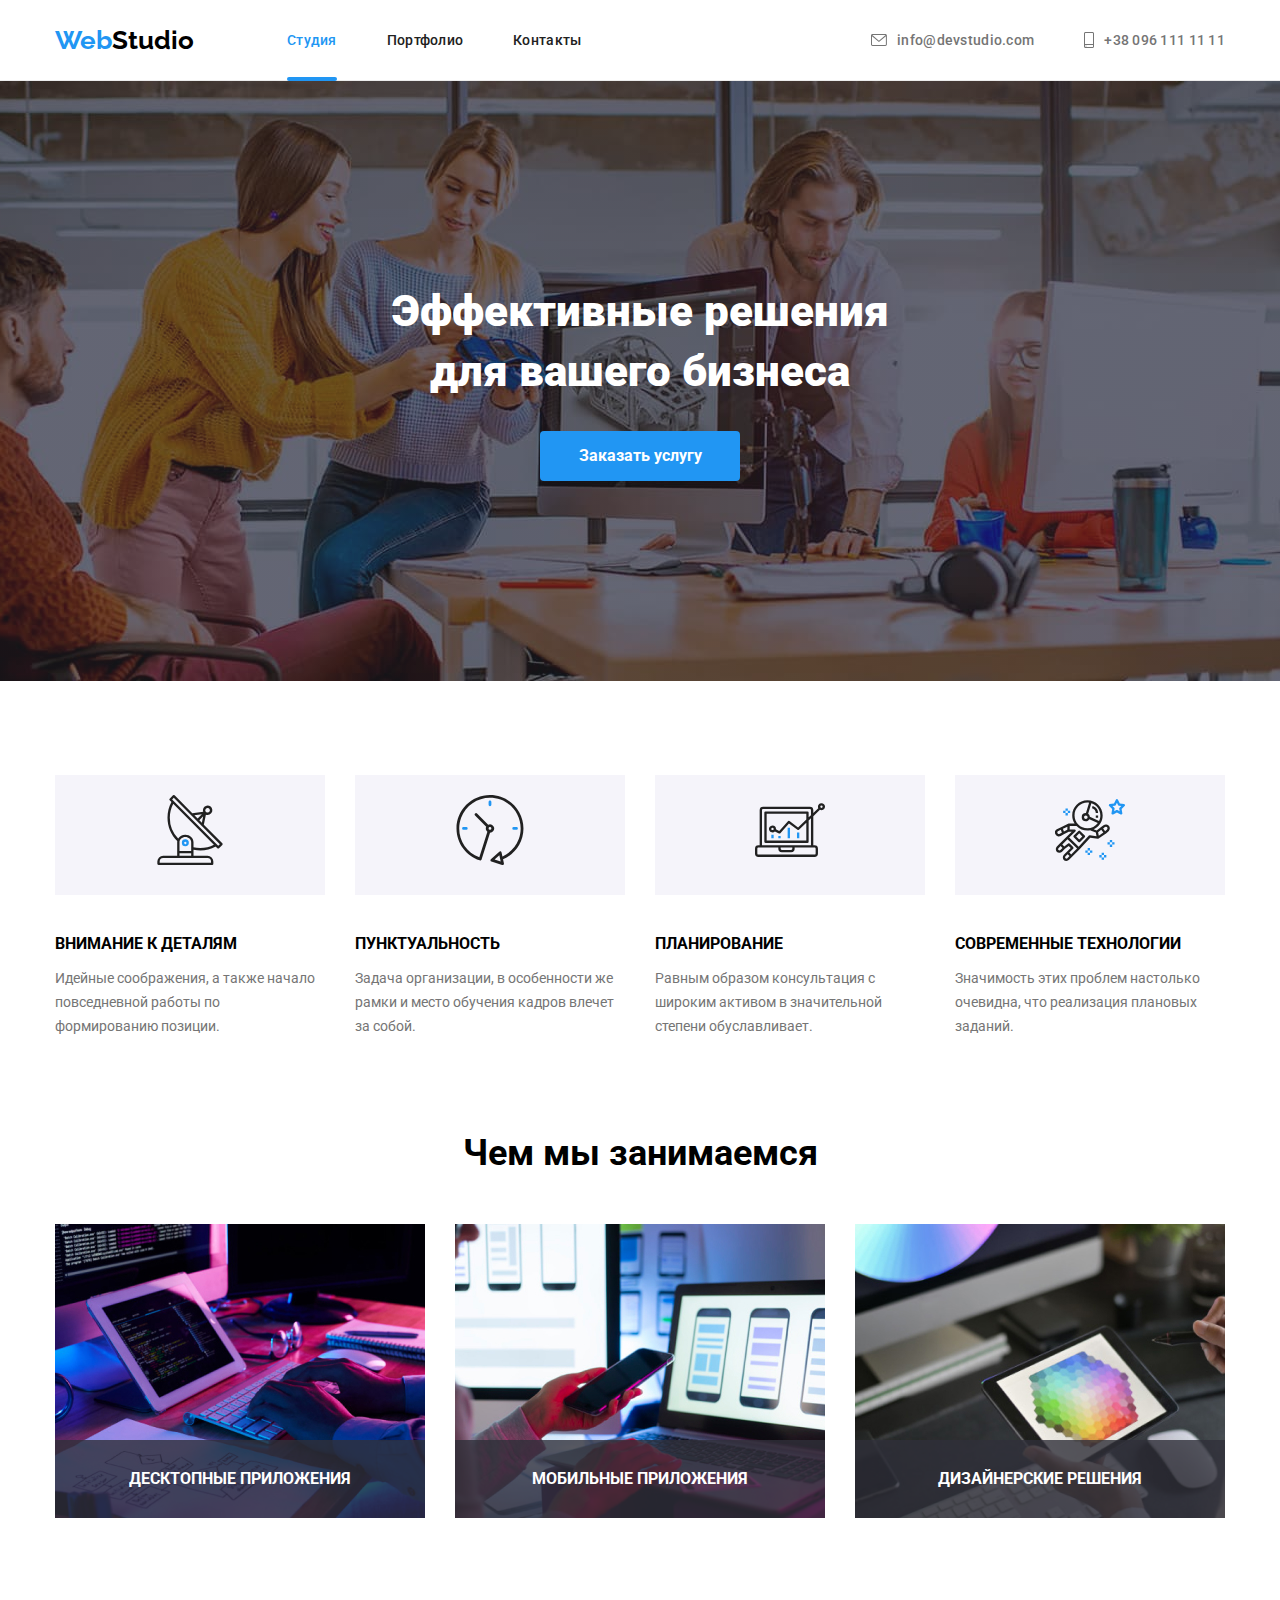
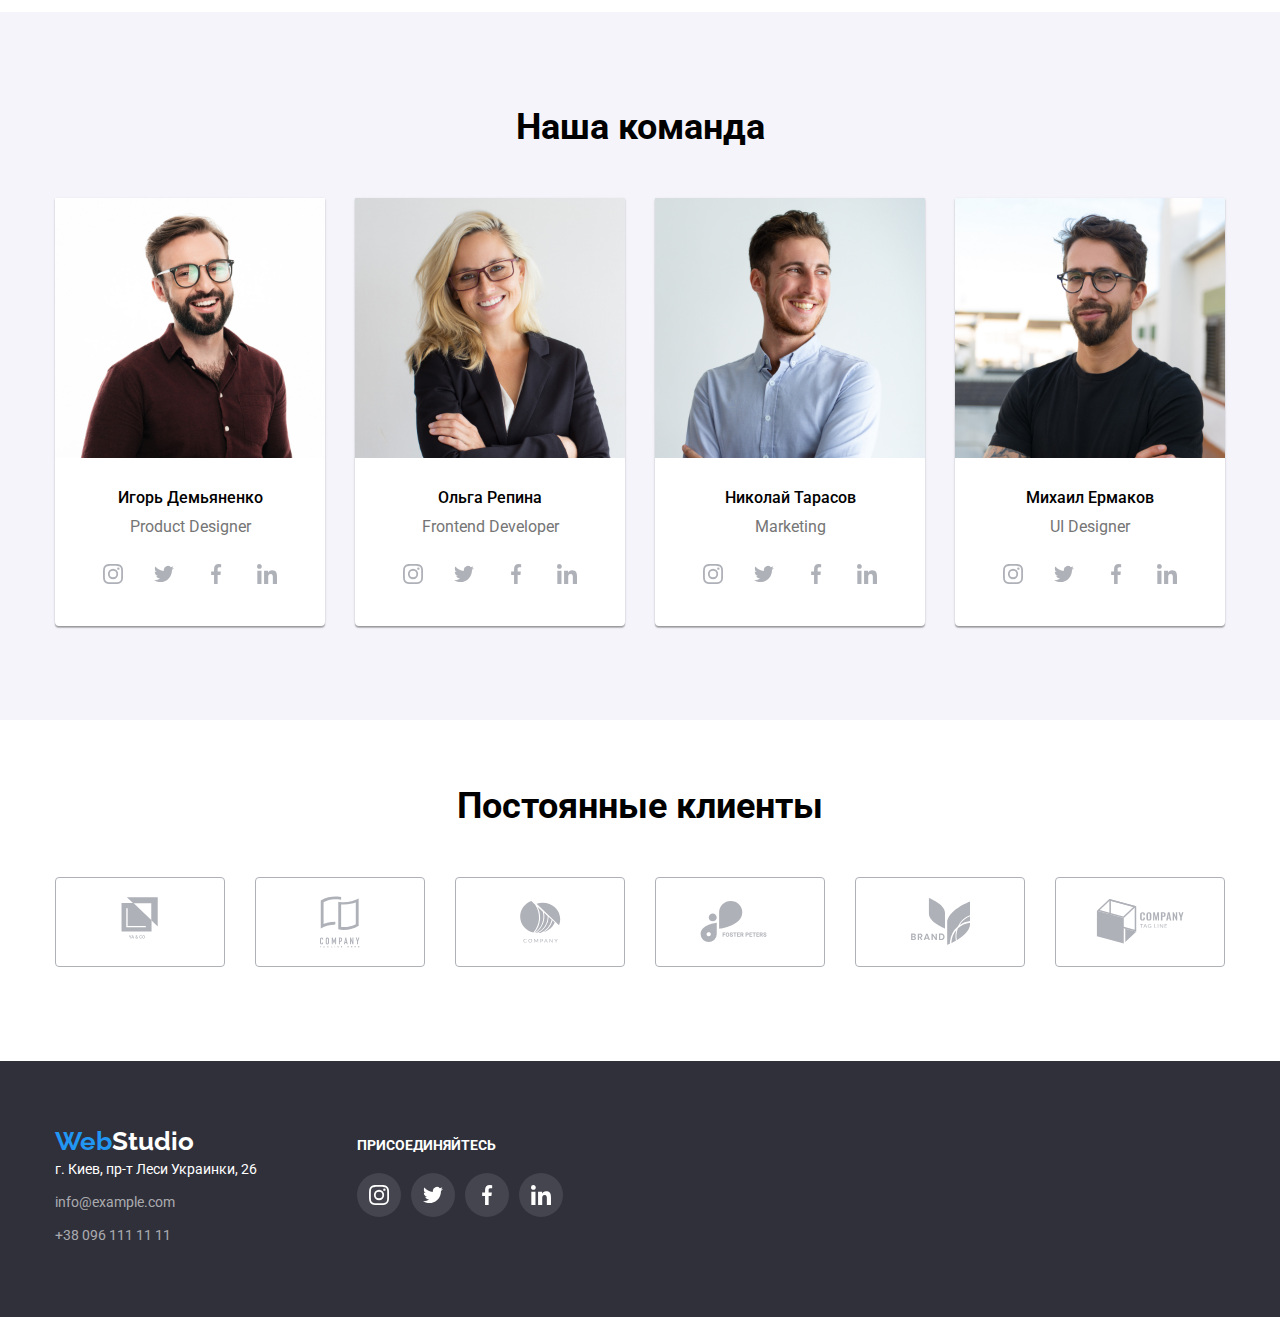
<file: index.html>
<!DOCTYPE html>
<html lang="ru">
<head>
    <meta charset="UTF-8">
    <meta name="viewport" content="width=device-width, initial-scale=1.0">
    <title>Веб-студия</title>
    <link rel="stylesheet" href="./css/modern-normalize.css">
    <link rel="stylesheet" href="./css/styles.css">
    <link rel="stylesheet" href="./css/common.css">
    <link rel="preconnect" href="https://fonts.gstatic.com">
    <link href="https://fonts.googleapis.com/css2?family=Raleway:wght@700&family=Roboto:wght@400;500;700;900&display=swap"
        rel="stylesheet">
    
</head>
<body>
        <!--Хедер-->
     <header class="line">

        <div class="container main-nav">
        <nav class= "site-nav">
            <a href="./index.html" class="logo"> <span class="logo-blue">Web</span><span class="logo-black">Studio</span> </a>
            
            <ul class="nav">
                <li class="nav-link"><a class="link-current " href="./index.html">Студия</a></li>
                <li class="nav-link"><a class="link" href="./portfolio.html">Портфолио</a></li>
                <li class="nav-link"><a class="link" href="#">Контакты</a></li>
            </ul>
        </nav>
        

        <ul class="auth-nav">
            
            <li class="nav-link">
                <a class="link link-svg" href="mailto:info@devstudio.com">
                    <svg class="nav-icons" width="16px" height="12px">
                        <use href="./img/sprite.svg#icon-envelope-h"></use>
                    </svg>
                    info@devstudio.com</a>
                </li>
                
            <li class="nav-link">
                <a class="link link-svg phone" href="tel:+380961111111">
                    <svg class="nav-icons" width="10px" height="16px">
                        <use href="./img/sprite.svg#icon-smartphone"></use>
                    </svg>
                    +38 096 111 11 11</a>
                </li>
       </ul>
        </div>
    
     </header>

     <main>
        <!--Герой-->
        <section class="hero-bcg">
        <div class="container hero ">
       
            <h1 class="hero-title">Эффективные решения <br>для вашего бизнеса</h1>
            <button  class="btn-hero" data-modal-open>Заказать услугу</button>
        </div>
        </section>

        <!--О нас-->
    <div class="container">
       <section class="section">

         <ul class="section-about" >
             <li class="about">
                 <a href="#">
                 <svg class="about-svg">
                    <use href="./img/sprite.svg#icon-antenna" width="70px" height="70px"></use>
                </svg>
                </a>
                
                 <h3 class="section-subtitle">ВНИМАНИЕ К ДЕТАЛЯМ</h3>
                 <p class="section-text">Идейные соображения, а также начало повседневной работы по формированию позиции.</p>
             </li>

             <li class="about" >
                 <a href="#">
                <svg class="about-svg">
                    <use href="./img/sprite.svg#icon-clock" width="70px" height="70px"></use>
                </svg>
                </a>
               
                 <h3 class="section-subtitle">ПУНКТУАЛЬНОСТЬ</h3>
                 <p class="section-text">Задача организации, в особенности же рамки и место обучения кадров влечет за собой.</p>
             </li>

             <li class="about">
                 <a href="#">
                <svg class="about-svg">
                    <use href="./img/sprite.svg#icon-diagram" width="70px" height="70px"></use>
                </svg>
                </a>
                
                 <h3 class="section-subtitle">ПЛАНИРОВАНИЕ</h3>
                 <p class="section-text">Равным образом консультация с широким активом в значительной степени обуславливает.</p>
             </li>
             
             <li class="about"> 
                 <a href="#">
                <svg class="about-svg">
                    <use href="./img/sprite.svg#icon-astronaut" width="70px" height="70px"></use>
                </svg>
                </a>
               
                 <h3 class="section-subtitle">СОВРЕМЕННЫЕ ТЕХНОЛОГИИ</h3>
                 <p class="section-text">Значимость этих проблем настолько очевидна, что реализация плановых заданий.</p>
             </li>
         </ul>
        
         <h2  class="section-title">Чем мы занимаемся</h2>
         <ul class="section-img">

             <li class="section-card">
             <img src="./img/img-1.jpg" alt="image" width="370">
             <h3 class="card-title">ДЕСКТОПНЫЕ ПРИЛОЖЕНИЯ</h3>
            </li>

            <li class="section-card">
                <img src="./img/img-2.jpg" alt="image" width="370">
                <h3 class="card-title">МОБИЛЬНЫЕ ПРИЛОЖЕНИЯ</h3>
            </li>
            
            <li class="section-card" >
                <img src="./img/img-3.jpg" alt="image" width="370">
                <h3 class="card-title">ДИЗАЙНЕРСКИЕ РЕШЕНИЯ</h3>
            </li>

         </ul>
        </section>
         </div>
  
        <!--Команда-->
    <div class="section-bcg">
    <div class="container">
       <section class="section">
         <h2 class="section-title" >Наша команда</h2>
         
         <ul class="section-team">
             <li class="section-cards">
                 
                 <div class="img-thumb">
                 <img src="./img/photo-1.jpg"  alt="photo" width="270">
                </div>

                <div class="card-content">
                 <h3 class="team">
                     Игорь Демьяненко</h3>
                 <p class="profession">Product Designer 
                    <ul class="social-networks">
                        <li class="social-links" aria-label="instagram">
                            <a href="#" class="social-contacts">
                            <svg class="icon-svg" width="20px" height="20px">
                                <use href="./img/sprite.svg#icon-instagram"></use>
                            </svg>
                            </a>
                        </li>

                        <li class="social-links" aria-label="twitter">
                            <a href="#" class="social-contacts">
                            <svg class="icon-svg" width="20px" height="20px">
                                <use href="./img/sprite.svg#icon-twitter"></use>
                            </svg>
                            </a>
                        </li>

                        <li  class="social-links" aria-label="facebook">
                            <a href="#" class="social-contacts">
                            <svg class="icon-svg" width="20px" height="20px">
                                <use href="./img/sprite.svg#icon-facebook"></use>
                            </svg>
                            </a>
                        </li>

                        <li  class="social-links" aria-label="linkedin">
                            <a href="#" class="social-contacts">
                            <svg class="icon-svg" width="20px" height="20px">
                                <use href="./img/sprite.svg#icon-linkedin"></use>
                            </svg>
                            </a>
                        </li>
                    </ul>
                 </p>
                
                </div>
             </li>
            <li class="section-cards">
                <div class="img-thumb">
                <img src="./img/photo-2.jpg" alt="photo" width="270">
                </div>

                <div class="card-content">
                <h3 class="team">Ольга Репина</h3>
                <p class="profession">Frontend Developer</p>
                 
                <ul class="social-networks">
                        <li class="social-links" aria-label="instagram">
                            <a href="#" class="social-contacts">
                            <svg class="icon-svg" width="20px" height="20px">
                                <use href="./img/sprite.svg#icon-instagram"></use>
                            </svg>
                            </a>
                        </li>

                        <li class="social-links" aria-label="twitter">
                            <a href="#" class="social-contacts">
                            <svg class="icon-svg" width="20px" height="20px">
                                <use href="./img/sprite.svg#icon-twitter"></use>
                            </svg>
                            </a>
                        </li>

                        <li  class="social-links" aria-label="facebook">
                            <a href="#" class="social-contacts">
                            <svg class="icon-svg" width="20px" height="20px">
                                <use href="./img/sprite.svg#icon-facebook"></use>
                            </svg>
                            </a>
                        </li>

                        <li  class="social-links" aria-label="linkedin">
                            <a href="#" class="social-contacts">
                            <svg class="icon-svg" width="20px" height="20px">
                                <use href="./img/sprite.svg#icon-linkedin"></use>
                            </svg>
                            </a>
                        </li>
                    </ul>
                </div>
            </li>

            <li class="section-cards">
                <div class="img-thumb">
                <img src="./img/photo-3.jpg" alt="photo" width="270">
                </div>

                <div class="card-content">
                <h3 class="team">Николай Тарасов</h3>
                <p class="profession">Marketing</p>
                  <ul class="social-networks">
                        <li class="social-links" aria-label="instagram">
                            <a href="#" class="social-contacts">
                            <svg class="icon-svg" width="20px" height="20px">
                                <use href="./img/sprite.svg#icon-instagram"></use>
                            </svg>
                            </a>
                        </li>

                        <li class="social-links" aria-label="twitter">
                            <a href="#" class="social-contacts">
                            <svg class="icon-svg" width="20px" height="20px">
                                <use href="./img/sprite.svg#icon-twitter"></use>
                            </svg>
                            </a>
                        </li>

                        <li  class="social-links" aria-label="facebook">
                            <a href="#" class="social-contacts">
                            <svg class="icon-svg" width="20px" height="20px">
                                <use href="./img/sprite.svg#icon-facebook"></use>
                            </svg>
                            </a>
                        </li>

                        <li  class="social-links" aria-label="linkedin">
                            <a href="#" class="social-contacts">
                            <svg class="icon-svg" width="20px" height="20px">
                                <use href="./img/sprite.svg#icon-linkedin"></use>
                            </svg>
                            </a>
                        </li>
                    </ul>
                </div>
            </li>

            <li class="section-cards">
                <div class="img-thumb">
                <img src="./img/photo-4.jpg" alt="photo" width="270">
                </div>

                <div class="card-content">
                <h3 class="team">Михаил Ермаков</h3>
                <p class="profession">UI Designer</p>
                  <ul class="social-networks">
                        <li class="social-links" aria-label="instagram">
                            <a href="#" class="social-contacts">
                            <svg class="icon-svg" width="20px" height="20px">
                                <use href="./img/sprite.svg#icon-instagram"></use>
                            </svg>
                            </a>
                        </li>

                        <li class="social-links" aria-label="twitter">
                            <a href="#" class="social-contacts">
                            <svg class="icon-svg" width="20px" height="20px">
                                <use href="./img/sprite.svg#icon-twitter"></use>
                            </svg>
                            </a>
                        </li>

                        <li  class="social-links" aria-label="facebook">
                            <a href="#" class="social-contacts">
                            <svg class="icon-svg" width="20px" height="20px">
                                <use href="./img/sprite.svg#icon-facebook"></use>
                            </svg>
                            </a>
                        </li>

                        <li  class="social-links" aria-label="linkedin">
                            <a href="#" class="social-contacts">
                            <svg class="icon-svg" width="20px" height="20px">
                                <use href="./img/sprite.svg#icon-linkedin"></use>
                            </svg>
                            </a>
                        </li>
                    </ul>
                </div>
            </li>
            
         </ul>
       </section>
    </div>
    </div>

        <!--Клиенты-->
    <div class="container">
        <section class="section-clients">
            <h2 class="section-title">Постоянные клиенты</h2>
            <ul class="clients-logo">

                <li class="clients-card">
                    <a href="#" class="clients-link">
                    <svg class="card-logo"  width="44px" height="49px"> 
                        <use href="./img/sprite.svg#icon-logo-1"></use>
                    </svg>
                    </a>
                </li>

                <li class="clients-card">
                    <a href="#" class="clients-link">
                    <svg class="card-logo"  width="40px" height="52px">
                        <use href="./img/sprite.svg#icon-logo-2"></use>
                    </svg>
                    </a>
                </li>

                <li class="clients-card">
                    <a href="#" class="clients-link">
                    <svg class="card-logo"  width="41px" height="42px">
                        <use href="./img/sprite.svg#icon-logo-3"></use>
                    </svg>
                    </a>
                </li>

                <li class="clients-card">
                    <a href="#" class="clients-link">
                    <svg class="card-logo"  width="80px" height="42px">
                        <use href="./img/sprite.svg#icon-logo-4"></use>
                    </svg>
                    </a>
                </li>

                <li class="clients-card"> 
                    <a href="#" class="clients-link">
                    <svg class="card-logo"  width="59px" height="47px">
                        <use href="./img/sprite.svg#icon-logo-5"></use>
                    </svg>
                    </a>
                </li>

                <li class="clients-card">
                    <a href="#" class="clients-link">
                    <svg class="card-logo" width="89px" height="45px">
                        <use href="./img/sprite.svg#icon-logo-6" ></use> 
                    </svg>
                    </a>
                </li>
            </ul>

        
           
        </section>
    </div>

        <!--Модальное окно-->
        <div class="backdrop is-hidden" data-modal>
            <div class="modal">
                <button class="btn-modal"  data-modal-close>
                <svg class="modal-close">
                    <use href="./img/sprite.svg#icon-close-modal" width="18px" height="18px"> </use>
                </svg>
                </button>
            </div>
        </div>
    
    </main>
     
    <footer>
        <div class="footer">
        <div class="container footer-container">
        <div  class="footer-contacts">
        <span class="footer-logo">
            <a class="logo" href="./index.html"><span class="logo-blue">Web</span><span class="logo-white">Studio</span></a>
        </span>
        <address class="address">
            <p class="address-text">г. Киев, пр-т Леси Украинки, 26</p>
            <ul class="footer-address">
                <li class="mail"><a class="address-link" href="mailto:info@example.com">info@example.com</a></li>
                <li><a class="address-link" href="tel:+380991111111">+38 096 111 11 11</a></li>
            </ul>
        </address>
        </div>
        
        <div class="footer-social-links">
        <b class="footer-title" >ПРИСОЕДИНЯЙТЕСЬ</b>
        <ul class="footer-svg">
            <li class="f-link" aria-label="instagram" >
                <a href="#" class="footer-links">
                <svg class="footer-card" width="20px" height="20px">
                    <use href="./img/sprite.svg#icon-instagram"></use>
                </svg>
                </a>
            </li>
            <li class="f-link"  aria-label="twitter">
                <a href="#" class="footer-links">
                <svg class="footer-card" width="20px" height="20px">
                    <use href="./img/sprite.svg#icon-twitter"></use>
                </svg>
                </a>
            </li>
            <li class="f-link">
                <a href="#" class="footer-links" aria-label="facebook">
                <svg class="footer-card" width="20px" height="20px">
                    <use href="./img/sprite.svg#icon-facebook"></use>
                </svg>
                </a>
            </li>
            <li class="f-link" aria-label="linkedin">
                <a href="#" class="footer-links">
                <svg class="footer-card" width="20px" height="20px"> 
                    <use href="./img/sprite.svg#icon-linkedin" ></use>
                </svg>
                </a>
            </li>
        </ul>
        </div>
        </div>
        </div>
    </footer>
    <script src="./js/modal.js"></script>
</body>
</html>
</file>
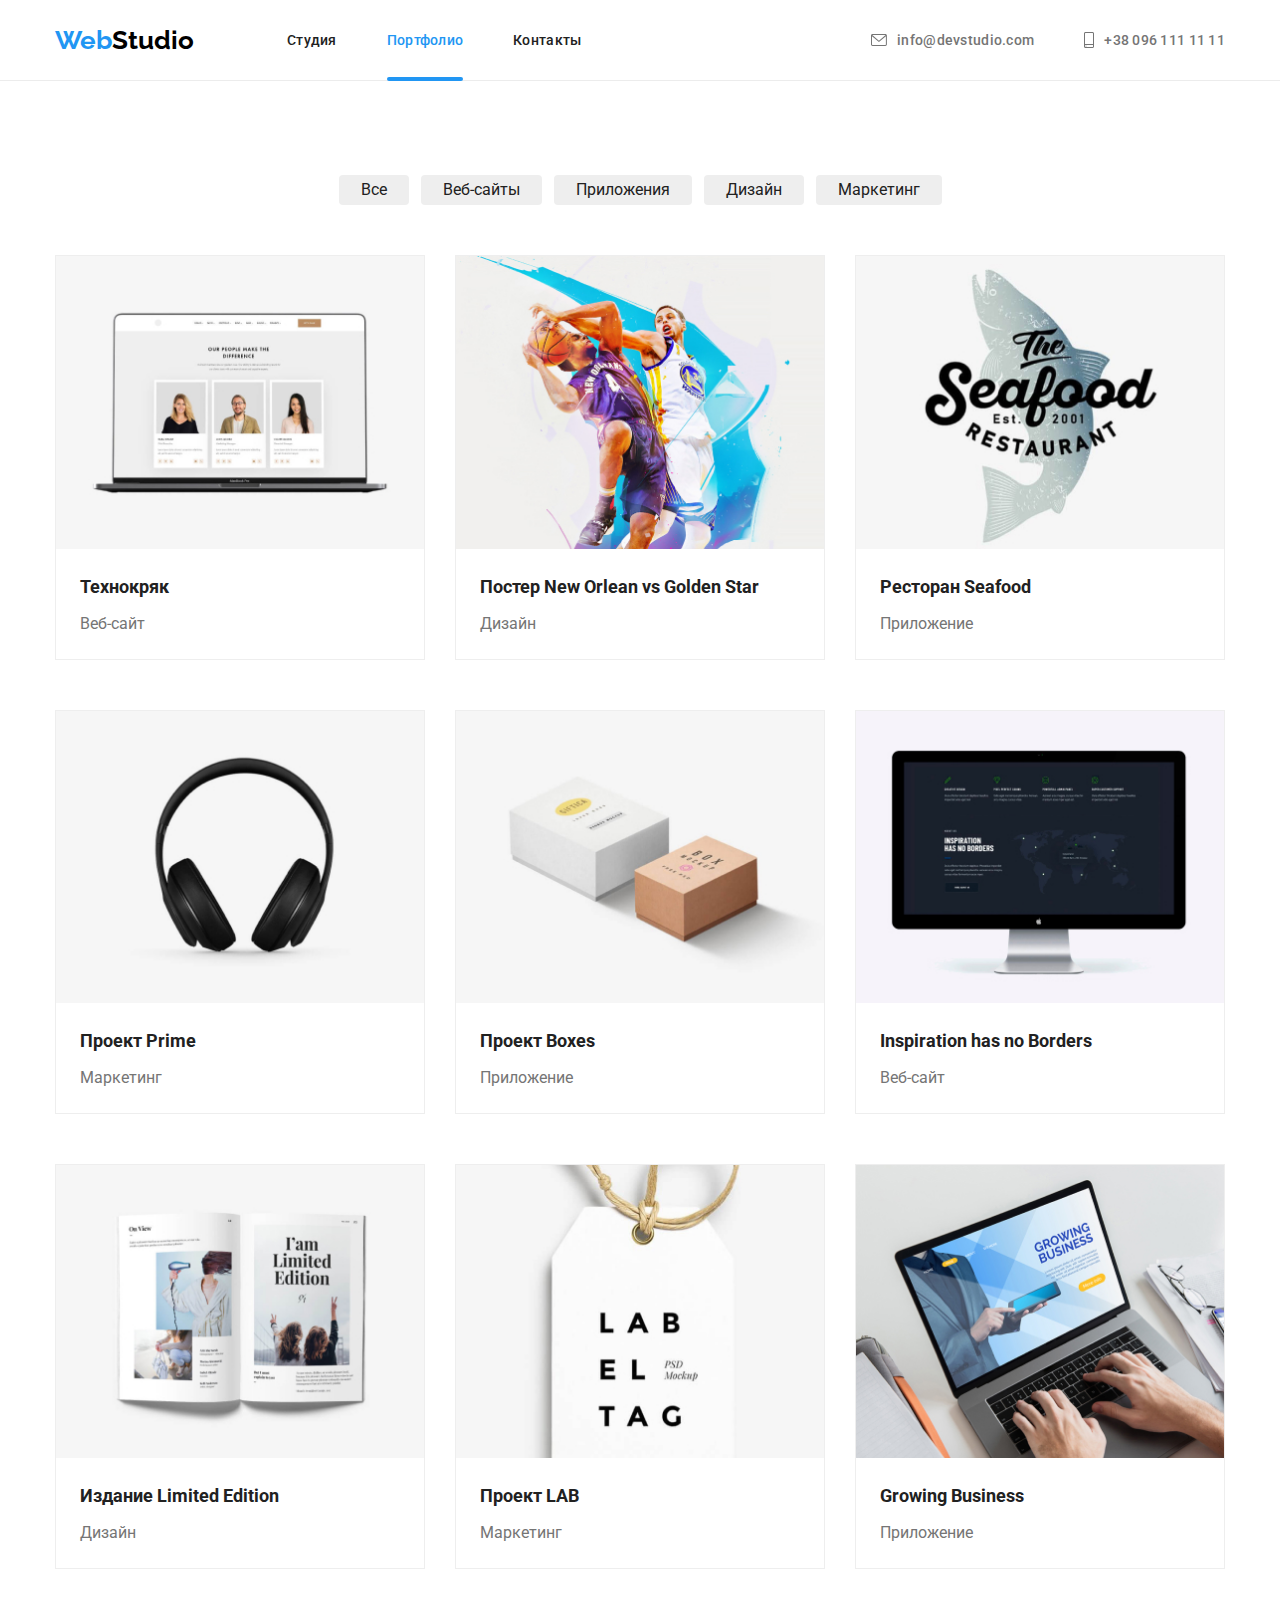
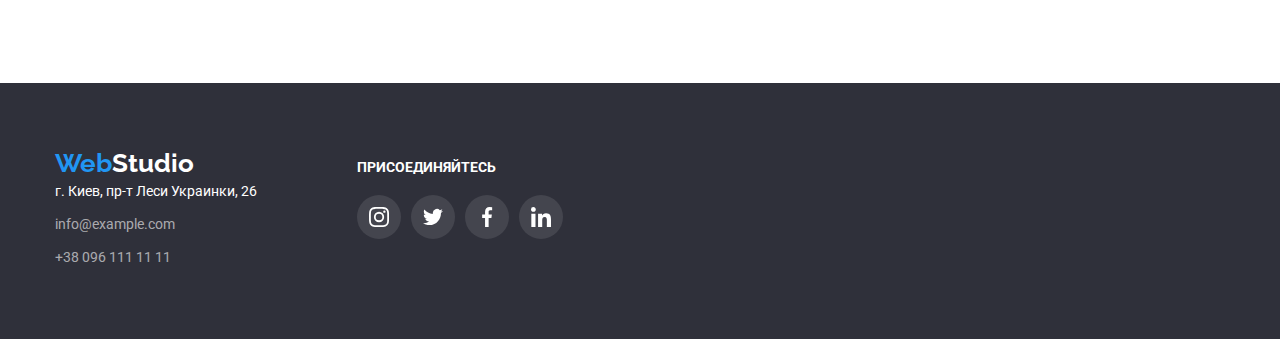
<file: portfolio.html>
<!DOCTYPE html>
<html lang="ru">
<head>
    <meta charset="UTF-8">
    <meta http-equiv="X-UA-Compatible" content="IE=edge">
    <meta name="viewport" content="width=device-width, initial-scale=1.0">
    <title>Portfolio</title>
    <link rel="stylesheet" href="./css/modern-normalize.css">
    <link rel="stylesheet" href="./css/styles.css">
    <link rel="stylesheet" href="./css/common.css">
    <link rel="preconnect" href="https://fonts.gstatic.com">
    <link href="https://fonts.googleapis.com/css2?family=Raleway:wght@700&family=Roboto:wght@400;500;700;900&display=swap"
        rel="stylesheet">
</head>
<body>
    <header class="line">
    
        <div class="container main-nav">
            <nav class="site-nav">
                <a href="./index.html" class="logo"> <span class="logo-blue">Web</span><span
                        class="logo-black">Studio</span> </a>
    
                <ul class="nav">
                    <li class="nav-link"><a class="link menu-link" href="./index.html">Студия</a></li>
                    <li class="nav-link"><a class="link-current menu-link-current" href="./portfolio.html">Портфолио</a></li>
                    <li class="nav-link"><a class="link menu-link" href="#">Контакты</a></li>
                </ul>
            </nav>
    
    
            <ul class="auth-nav">
    
                <li class="nav-link">
                    <a class="link link-svg" href="mailto:info@devstudio.com">
                        <svg class="nav-icons" width="16px" height="12px">
                            <use href="./img/sprite.svg#icon-envelope-h"></use>
                        </svg>
                        info@devstudio.com</a>
                </li>
    
                <li class="nav-link">
                    <a class="link link-svg phone" href="tel:+380961111111">
                        <svg class="nav-icons" width="10px" height="16px">
                            <use href="./img/sprite.svg#icon-smartphone"></use>
                        </svg>
                        +38 096 111 11 11</a>
                </li>
            </ul>
        </div>
    
    </header>

    <main>
<!--Портфолио-->
<section>
    
    <div class="container">
    <h1 class="visually-hidden"> Галерея проектов с картинками </h1>
    <ul class="buttons">
        <li class="item"> <button class="btn-text"> Все</button></li>
        <li class="item"> <button class="btn-text"> Веб-сайты</button></li>
        <li class="item"> <button class="btn-text">Приложения</button></li>
        <li class="item"> <button class="btn-text"> Дизайн</button></li>
        <li class="item"> <button class="btn-text"> Маркетинг</button></li>
    </ul>
    <!--Сетка элементов-->
    <ul class="projects">

        <li class="card">
            <a href="#" class="card-link">
                <div class="card-thumb">
                     <img  src="./img/img-5.jpg" alt="img" width="370">
                    <div class="overlay">
                     <p class="description" >Технокряк это современная площадка распространения коронавируса. Компании используют эту платформу для цифрового
                шпионажа и атак на защищённые сервера конкурентов.</p>
                    </div>
            </div>

            <div class="card-text">
            <h2 class="projects-title">Технокряк</h2>
            <p class="projects-text">Веб-сайт</p>
            </div>
            </a>
        </li>

        <li class="card">
            <a href="#" class="card-link">
            <div class="card-thumb">
            <img  src="./img/img-6.jpg" alt="img" width="370">
            <div class="overlay">
            <p class="description" >Технокряк это современная площадка распространения коронавируса. Компании используют эту платформу для цифрового
                шпионажа и атак на защищённые сервера конкурентов.</p>
            </div>
            </div>

            <div class="card-text">
            <h2 class="projects-title">Постер New Orlean vs Golden Star</h2>
            <p class="projects-text">Дизайн</p>
            </div>
            </a>
        </li>

        <li class="card">
            <a href="#" class="card-link">
            <div class="card-thumb">
            <img src="./img/img-7.jpg" alt="img" width="370">
            <div class="overlay">
            <p class="description" >Технокряк это современная площадка распространения коронавируса. Компании используют эту платформу для цифрового
                шпионажа и атак на защищённые сервера конкурентов.</p>
            </div>
            </div>

            <div class="card-text">
            <h2 class="projects-title">Ресторан Seafood</h2>
            <p class="projects-text">Приложение</p>
            </div>
            </a>
        </li>
        
        <li class="card">
            <a href="#" class="card-link">
            <div class="card-thumb">
            <img src="./img/img-8.jpg" width="370" alt="img">
            <div class="overlay">
            <p class="description" >Технокряк это современная площадка распространения коронавируса. Компании используют эту платформу для цифрового
                шпионажа и атак на защищённые сервера конкурентов.</p>
            </div>
            </div>

            <div class="card-text">
            <h2 class="projects-title">Проект Prime</h2>
            <p class="projects-text">Маркетинг</p>
            </div>
            </a>
        </li>

        <li class="card">
            <a href="#" class="card-link">
           <div class="card-thumb">
            <img src="./img/img-9.jpg" alt="img" width="370">
            <div class="overlay">
            <p class="description" >Технокряк это современная площадка распространения коронавируса. Компании используют эту платформу для цифрового
                шпионажа и атак на защищённые сервера конкурентов.</p>
            </div>
           </div>

           <div class="card-text">
            <h2 class="projects-title">Проект Boxes</h2>
            <p class="projects-text">Приложение</p>
           </div>
        </a>
        </li>

        <li class="card">
            <a href="#" class="card-link">
           <div class="card-thumb">
            <img src="./img/img-10.jpg" alt="img" width="370">
            <div class="overlay">
            <p class="description" >Технокряк это современная площадка распространения коронавируса. Компании используют эту платформу для цифрового
                шпионажа и атак на защищённые сервера конкурентов.</p>
            </div>
           </div>

           <div class="card-text">
            <h2 class="projects-title">Inspiration has no Borders</h2>
            <p class="projects-text">Веб-сайт</p>
           </div>
        </a>
        </li>

        <li class="card">
            <a href="#" class="card-link">
            <div class="card-thumb">
            <img src="./img/img-11.jpg" alt="img" width="370">
            <div class="overlay">
            <p class="description" >Технокряк это современная площадка распространения коронавируса. Компании используют эту платформу для цифрового
                шпионажа и атак на защищённые сервера конкурентов.</p>
            </div>
            </div>

            <div class="card-text">
            <h2 class="projects-title">Издание Limited Edition</h2>
            <p class="projects-text">Дизайн</p>
            </div>
            </a>
        </li>

        <li class="card">
            <a href="#" class="card-link">
            <div class="card-thumb">
            <img src="./img/img-12.jpg" alt="img" width="370">
            <div class="overlay">
            <p class="description" >Технокряк это современная площадка распространения коронавируса. Компании используют эту платформу для цифрового
                шпионажа и атак на защищённые сервера конкурентов.</p>
            </div>
            </div>

            <div class="card-text">
            <h2 class="projects-title">Проект LAB</h2>
            <p class="projects-text">Маркетинг</p>
            </div>
            </a>
        </li>

        <li class="card">
            <a href="#" class="card-link">
            <div class="card-thumb">
            <img src="./img/img-13.jpg" alt="img" width="370">
            <div class="overlay">
            <p class="description" >Технокряк это современная площадка распространения коронавируса. Компании используют эту платформу для цифрового
                шпионажа и атак на защищённые сервера конкурентов.</p>
            </div>
            </div>

            <div class="card-text">
            <h2 class="projects-title">Growing Business</h2>
            <p class="projects-text">Приложение</p>
            </div>
            </a>
        </li>
    </ul>
    </div>
</section>
    </main>

<footer>
    <div class="footer">
        <div class="container footer-container">
            <div class="footer-contacts">
                <span class="footer-logo">
                    <a class="logo" href="./index.html"><span class="logo-blue">Web</span><span
                            class="logo-white">Studio</span></a>
                </span>
                <address class="address">
                    <p class="address-text">г. Киев, пр-т Леси Украинки, 26</p>
                    <ul class="footer-address">
                        <li class="mail"><a class="address-link" href="mailto:info@example.com">info@example.com</a>
                        </li>
                        <li><a class="address-link" href="tel:+380991111111">+38 096 111 11 11</a></li>
                    </ul>
                </address>
            </div>

            <div class="footer-social-links">
                <b class="footer-title">ПРИСОЕДИНЯЙТЕСЬ</b>
                <ul class="footer-svg">
                    <li class="f-link" aria-label="instagram">
                        <a href="#" class="footer-links">
                            <svg class="footer-card" width="20px" height="20px">
                                <use href="./img/sprite.svg#icon-instagram"></use>
                            </svg>
                        </a>
                    </li>
                    <li class="f-link" aria-label="twitter">
                        <a href="#" class="footer-links">
                            <svg class="footer-card" width="20px" height="20px">
                                <use href="./img/sprite.svg#icon-twitter"></use>
                            </svg>
                        </a>
                    </li>
                    <li class="f-link">
                        <a href="#" class="footer-links" aria-label="facebook">
                            <svg class="footer-card" width="20px" height="20px">
                                <use href="./img/sprite.svg#icon-facebook"></use>
                            </svg>
                        </a>
                    </li>
                    <li class="f-link" aria-label="linkedin">
                        <a href="#" class="footer-links">
                            <svg class="footer-card" width="20px" height="20px">
                                <use href="./img/sprite.svg#icon-linkedin"></use>
                            </svg>
                        </a>
                    </li>
                </ul>
            </div>
        </div>
    </div>
</footer>
</body>           
</html>
</file>
<file: css/styles.css>
html {
  box-sizing: border-box;
}

*,
*::before,
*::after {
  box-sizing: border-box;
}

.container {
  width: 1200px;
  padding-left: 15px;
  padding-right: 15px;
  margin-left: auto;
  margin-right: auto;
}

/*Хедер*/
.phone {
  text-align: center;
}

.nav-icons {
  margin-right: 10px;
  fill: currentColor;
}

.nav {
  display: flex;
}

.site-nav {
  display: flex;
  align-items: center;
}

.main-nav {
  display: flex;
}

.nav .nav-link + .nav-link {
  margin-left: 50px;
}

.auth-nav {
  display: flex;
  align-items: center;
  margin-left: auto;
}

.line {
  border-bottom: 1px solid var(--border-line);
}

.auth-nav .nav-link + .nav-link {
  margin-left: 50px;
}

.link.link-svg {
  display: flex;
  align-items: center;
  transition: color 250ms cubic-bezier(0.4, 0, 0.2, 1);

  
}

.nav-link {
  position: relative;
  outline: none;
  
}

.link-current::after {
  content: "";
  display: block;
  width: 100%;
  height: 4px;
  background-color: var(--btn-blue);
  border-radius: 2px;

  position: absolute;
  left: 0;
  bottom: -1px;

}

/*Иконки ссылок навигации*/

/*Шрифты*/
body {
  font-family: "Roboto", sans-serif;
  font-size: 14px;
  font-weight: 400;
  line-height: 24px;
  margin: 0;
}

.logo {
  font-family: "Raleway", sans-serif;
  font-weight: bold;
  font-size: 26px;
  line-height: 31px;
  margin-right: 93px;
}

.logo .logo-blue {
  color: var(--text-blue);
}

.logo .logo-white {
  color: var(--text-white);
}

.logo .logo-black {
  color: var(--text-black);
}

/*ссылки, кнопки/main*/

.link,
.link-current {
  display: block;
  padding-top: 32px;
  padding-bottom: 32px;

  color: var(--text-dark-gray);
  font-weight: 500;

  font-size: 14px;
  line-height: 16px;
  letter-spacing: 0.02em;

  transition: color 250ms cubic-bezier(0.4, 0, 0.2, 1);
}

.link:hover,
.link:focus,
.link-current {
  color: var(--text-blue);
  outline: none;
  
}

.link-svg {
  color: var(--text-gray);
}

/*Герой*/

.hero {
  max-width: 1600px;
  max-height: 600px;
  text-align: center;
  padding-top: 200px;
}

.hero-bcg {
  height: 600px;
  max-width: 1600px;
  margin: 0 auto;
  background-color: var(--background);
  background-image: linear-gradient(
      to right,
      rgba(47, 48, 58, 0.4),
      rgba(47, 48, 58, 0.4)
    ),
    url(../img/Img-hero.jpg);
  background-repeat: no-repeat;
  background-position: center;
  background-size: cover;
}

.btn-hero {
  display: inline-block;
  border-radius: 4px;
  padding: 10px 32px;
  min-width: 200px;
  min-height: 50px;

  color: var(--text-white);
  background-color: var(--btn-blue);
  border: none;
  font-size: 16px;
  font-weight: 700;
  line-height: 30px;
  
}

/*Заголовки секций*/

.hero .hero-title {
  color: var(--text-white);
  margin-top: 0;
  font-weight: 900;
  font-size: 44px;
  line-height: 60px;
  margin-bottom: var(--value-margin);
}

/*О нас*/

.about-svg {
  padding: 20px 100px;
  margin-bottom: 30px;
  width: 270px;
  height: 120px;
  background-color: var(--section-bcg);
  
}

.section-about {
  display: flex;
  flex-wrap: wrap;
  margin-left: calc(-1 * var(--value-margin));

  padding-top: 94px;
}

.section-about > .about {
  flex-basis: calc(100% / 4 - var(--value-margin));
  margin-left: var(--value-margin);
  display: inline-block;
}

.section-img {
  display: flex;
  flex-wrap: wrap;
  margin-left: calc(-1 * var(--value-margin));
  padding-bottom: 94px;
}

.section-img > .section-card {
  flex-basis: calc(100% / 3 - var(--value-margin));
  margin-left: 30px;
}

.section-title {
  color: var(--text-black);
  padding-top: 94px;
  margin-top: 0;
  margin-bottom: 50px;

  font-weight: bold;
  font-size: 36px;
  line-height: 42px;
  text-align: center;
}

.img-thumb {
  margin-bottom: 30px;
}

.section .section-subtitle .footer-subtitle {
  color: var(--text-dark-gray);
  margin-bottom: 10px;
  font-weight: bold;
  font-size: 14px;
  line-height: 16px;
}

.section .section-text {
  color: var(--text-gray);
  margin-top: 0;
  margin-bottom: 0;
}

.section-card {
  position: relative;
}

.card-title {
  margin: 0;
  text-align: center;
  color: var(--text-white);
  padding-top: 27px;
  padding-bottom: 27px;
  position: absolute;
  bottom: 0;
  background-color: var(--bcg-cards);
  width: 100%;
}

/*Команда*/

.profession {
  display: block;
}

.section-bcg {
  background-color: var(--section-bcg);
}

.section-team {
  margin: 0;
  display: flex;
  flex-wrap: wrap;
  padding-bottom: 94px;

  margin-left: calc(-1 * var(--indent-card));
}

.section-team > .section-cards {
  flex-basis: calc(100% / 4 - var(--indent-card));
  margin-left: var(--indent-card);
  box-shadow: 0px 1px 3px rgba(0, 0, 0, 0.12), 0px 1px 1px rgba(0, 0, 0, 0.14),
    0px 2px 1px rgba(0, 0, 0, 0.2);
  background: var(--bcg-white);

  border-radius: 0px 0px 4px 4px;
}

.team {
  color: var(--text-black);
  margin-top: 0;
  margin-bottom: 10px;

  font-weight: 500;
  font-size: 16px;
  line-height: 19px;
}

.profession {
  color: var(--text-gray);
  margin-top: 0;
  margin-bottom: 16px;

  font-weight: normal;
  font-size: 16px;
  line-height: 19px;
}

.card-content {
  text-align: center;
  padding-left: 32px;
  padding-right: 32px;
 
}

.social-networks {
  padding-bottom: 30px;
  margin: auto;
  list-style: none;
  display: flex;

}

.social-links {
  display: block;
  margin: auto;
  
}

.social-contacts {
  display: flex;
  justify-content: center;
  align-items: center;
  width: 44px;
  height: 44px;
  color: var(--border-logo);
  outline: none;
  
  transition: bacground-color 250ms cubic-bezier(0.4, 0, 0.2, 1), color 250ms cubic-bezier(0.4, 0, 0.2, 1);
  
}

.social-contacts:hover,
.social-contacts:focus {
  background-color: var(--btn-blue);
  color: var(--text-white);
  border-radius: 50%;
}

.icon-svg {
  fill: currentColor;

 
}

.icon-svg:hover,
.icon-svg:focus {
  fill: var(--text-white);
}

/*Клиенты*/
.section-clients .section-title {
  padding-top: 65px;
}

.clients-logo .clients-card + .clients-card {
  margin-left: 30px;
}

.clients-logo {
  padding: 0;
  margin: 0;
  list-style: none;
  display: flex;
  justify-content: center;
  padding-bottom: 94px;
}

.clients-link {
  display: flex;
  justify-content: center;
  align-items: center;
  width: 170px;
  height: 90px;
  box-sizing: border-box;
  fill: var(--border-logo);
  border: solid 1px var(--border-logo);
  border-radius: 4px;
  outline: none;

  transition: fill 250ms cubic-bezier(0.4, 0, 0.2, 1), box-shadow 250ms cubic-bezier(0.4, 0, 0.2, 1);
}

.clients-link:hover,
.clients-link:focus {
  fill: var(--btn-blue);
  border: solid 1px var(--btn-blue);
  box-shadow: 0px 3px 1px rgba(0, 0, 0, 0.1), 0px 1px 2px rgba(0, 0, 0, 0.08),
    0px 2px 2px rgba(0, 0, 0, 0.12);
}

/*Портфолио*/
.visually-hidden {
  position: absolute;
  width: 1px;
  height: 1px;
  margin: -1px;
  border: 0;
  padding: 0;

  white-space: nowrap;
  clip-path: inset(100%);
  clip: rect(0 0 0 0);
  overflow: hidden;
}

.buttons {
  text-align: center;
  padding-top: 94px;
  margin-bottom: 50px;
  font-weight: 500;
  font-size: 16px;
  line-height: 26px;
}

.buttons .btn-text {
  color: var(--text-dark-gray);
  border: none;
  background: none;
  outline: none;
  padding: 6px 22px;
  border-radius: 4px;

  transition: color 250ms cubic-bezier(0.4, 0, 0.2, 1), bacground-color 250ms cubic-bezier(0.4, 0, 0.2, 1), box-shadow 250ms cubic-bezier(0.4, 0, 0.2, 1)
  
}


.buttons .item {
  text-decoration: none;
  color: var(--text-white);
  background-color: var(--border-card);
  border: none;
  display: inline-block;

  border-radius: 4px;

 
}

.buttons .item + .item {
  margin-left: 8px;
}

.btn-text:hover,
.btn-text:focus {
  color: var(--text-white);
  background-color: var(--btn-blue);
  cursor: pointer;
  box-shadow: 0px 3px 1px rgba(0, 0, 0, 0.1), 0px 1px 2px rgba(0, 0, 0, 0.08), 0px 2px 2px rgba(0, 0, 0, 0.12);
}

.projects {
  padding-bottom: 94px;
  margin: 0;
  display: flex;
  flex-wrap: wrap;

  margin-left: calc(-1 * var(--indent-card));
  margin-top: calc(-1 * var(--indent-card));
}

.projects > .card {
  flex-basis: calc(100% / 3 - var(--indent-card));
  margin-left: var(--indent-card);
  margin-top: var(--indent-card);
  border: 1px solid var(--border-card);
  background: var(--bcg-white);
}

.card {
  margin-bottom: 20px;
}

.card-thumb {
  position: relative;
  overflow: hidden;
}

.description {
  width: 100%;
  height: 100%;
  background-color: var(--bcg-img);
  transform: translateY(101%);
  transition: transform 250ms cubic-bezier(0.4, 0, 0.2, 1);
}

.card-link:hover .description,
.card-link:focus .description {
  transform: translateY(0);
}

.description {
  font-size: 18px;
  line-height: 28px;
  color: var(--text-white);
  padding: 63px 24px;
  position: absolute;
  bottom: 0;

  /* opacity: 0; */
}

.description:hover {
  opacity: 1;
}

.card-text {
  padding: 20px 24px;
}

.projects .projects-title {
  color: var(--text-dark-gray);
  margin-top: 0;
  margin-bottom: 4px;

  font-weight: bold;
  font-size: 18px;
  line-height: 36px;
}

.projects .projects-text {
  font-weight: normal;
  font-size: 16px;
  line-height: 30px;
  color: var(--text-gray);
}

.card-link:focus,
.card-link:hover {
  outline: none;
  box-shadow: 0px 4px 4px rgba(0, 0, 0, 0.25);
  opacity: 1;
}

.card:focus {
  list-style: none;
  text-decoration: none;
}

/*Подвал*/
.footer-logo .logo {
  padding-top: 60px;
}

.footer-title {
  display: inline-block;
  font-style: normal;
  font-weight: bold;
  font-size: 14px;
  line-height: 16px;
  margin-bottom: 20px;
  color: var(--text-white);
}

.footer {
  background-color: var(--background);
}

.footer-contacts {
  display: inline-block;
}

.footer-logo {
  padding-bottom: 20px;
}

.address .address-link {
  color: var(--text-white-op06);
}

.address .address-text {
  color: var(--text-white);
}

.mail {
  margin: 9px 0;
}

.footer-svg {
  display: flex;
  align-items: center;
}

.footer-social-links {
  display: inline-block;
  margin-left: 70px;
  padding-top: 72px;
  padding-bottom: 100px;
  
}

.footer-links {
  display: flex;
  justify-content: center;
  align-items: center;
  width: 44px;
  height: 44px;
  background-color: var(--bcg-links);
  border-radius: 50%;
  outline: none;

  transition: bacground-color 250ms cubic-bezier(0.4, 0, 0.2, 1);
}

.footer-links:focus,
.footer-links:hover {
  background-color: var(--btn-blue);
  
}

.footer-card {
  fill: var(--text-white);
}

.footer-container {
  display: flex;
  align-items: baseline;
}

.footer-svg .f-link + .f-link {
  margin-left: 10px;
}

/*Модальное окно*/
.backdrop {
  position: fixed;
  top: 0;
  left: 0;
  width: 100%;
  height: 100%;
  background-color: var(--overlay);
  opacity: 1;

  transition: opacity 250ms cubic-bezier(0.4, 0, 0.2, 1);


}

.backdrop.is-hidden {
  opacity: 0;
  pointer-events: none;
}

.backdrop.is-hidden .modal {
  transform: translate(-50%, -50%) scale(0.7);
}

.modal {
  width: 528px;
  height: 581px;
  background-color: var(--bcg-white);

  position: absolute;
  top: 50%;
  left: 50%;
  transform: translate(-50%, -50%) scale(1.1);

  transition: transform 250ms сubic-bezier(0.4, 0, 0.2, 1);


  box-shadow: 0px 1px 3px rgba(0, 0, 0, 0.12), 0px 1px 1px rgba(0, 0, 0, 0.14),
    0px 2px 1px rgba(0, 0, 0, 0.2);
  border-radius: 4px;
}

.btn-modal {
  display: block;
  padding: 0;
  position: absolute;
  top: 8px;
  right: 8px;

  border: 1px solid var(--border-modal-close);
  border-radius: 50%;
  background-color: var(--bcg-white);
  cursor: pointer;
}

.modal-close {
  display: flex;
  padding: 6px;

  width: 30px;
  height: 30px;

}
</file>
<file: css/common.css>
:root {
  /*Цвет текста*/

  --text-blue: rgba(33, 150, 243, 1);

  --text-black: rgba(0, 0, 0, 1);
  --text-dark-gray: rgba(33, 33, 33, 1);
  --text-gray: rgba(117, 117, 117, 1);

  --text-white: rgba(255, 255, 255, 1);
  --text-white-op06: rgba(255, 255, 255, 0.6);

  /*Цвет фона*/

  --btn-blue: rgba(33, 150, 243, 1);

  --btn-white: rgba(245, 244, 250, 1);
  --background: rgba(47, 48, 58, 1);
  --section-bcg: rgba(245, 244, 250, 1);
  --bcg-white: rgba(255, 255, 255, 1);
  --bcg-links: rgba(255, 255, 255, 0.1);
  --bcg-cards: rgba(47, 48, 58, 0.8);
  --bcg-img: rgba(33, 150, 243, 0.9);
  --overlay: rgba(0, 0, 0, 0.2);

  /*Портфолио|Сетка*/

  --indent-card: 30px;
  --border-card: rgba(238, 238, 238, 1);
  --border-line: rgba(236, 236, 236, 1);

  /*Главная|Сетки*/

  --value-margin: 30px;

  /*Клиенты*/
  --border-logo: rgba(175, 177, 184, 1);
  --border-modal-close: rgba(0, 0, 0, 0.1);
}
</file>
